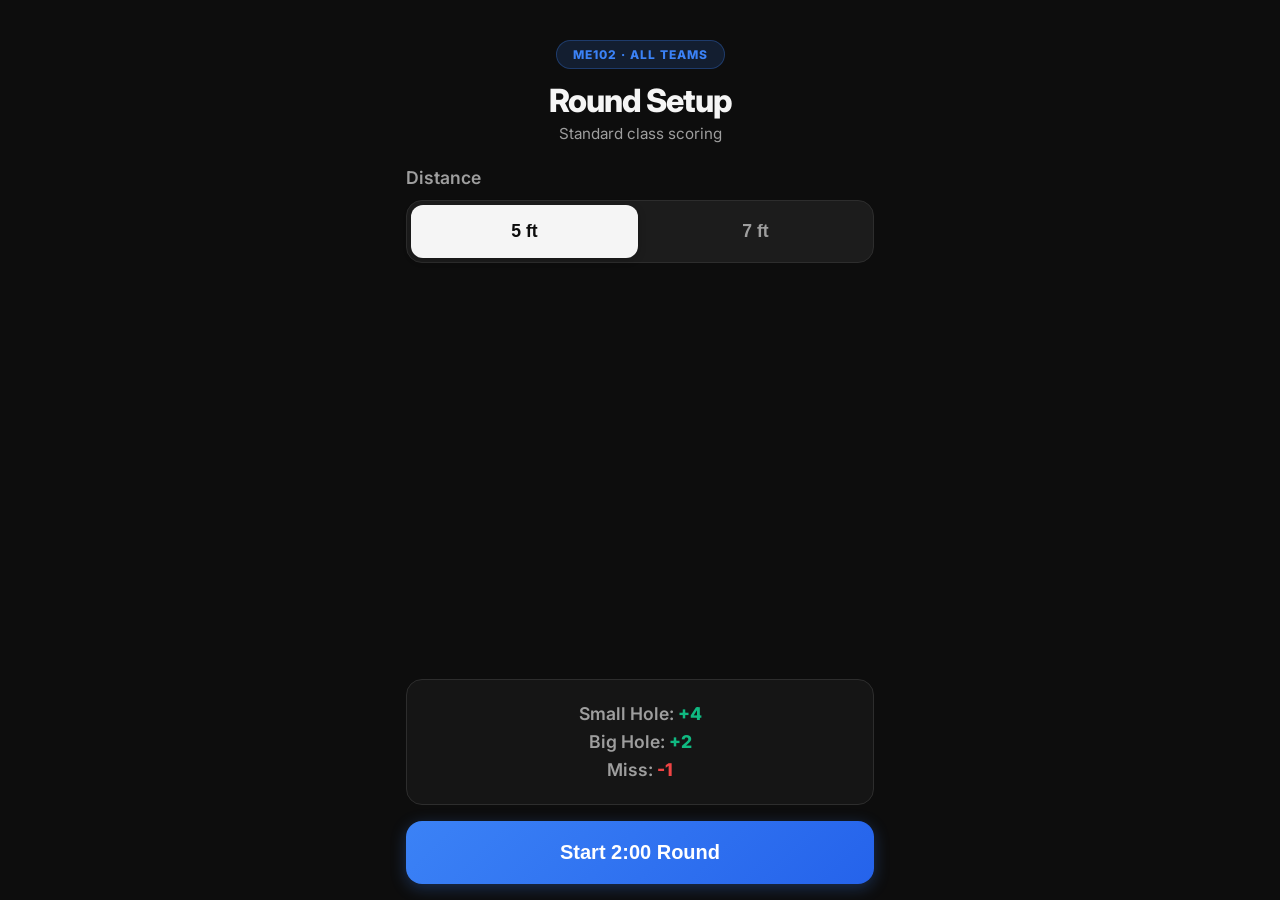
<file: index.html>
<!DOCTYPE html>
<html lang="en">

<head>
    <meta charset="UTF-8">
    <meta http-equiv="refresh" content="0; url=./public/">
    <title>ME102 Ping Pong Scorer</title>
</head>

<body>
    <p>Redirecting to <a href="./public/">ME102 Scorer</a>...</p>
</body>

</html>
</file>
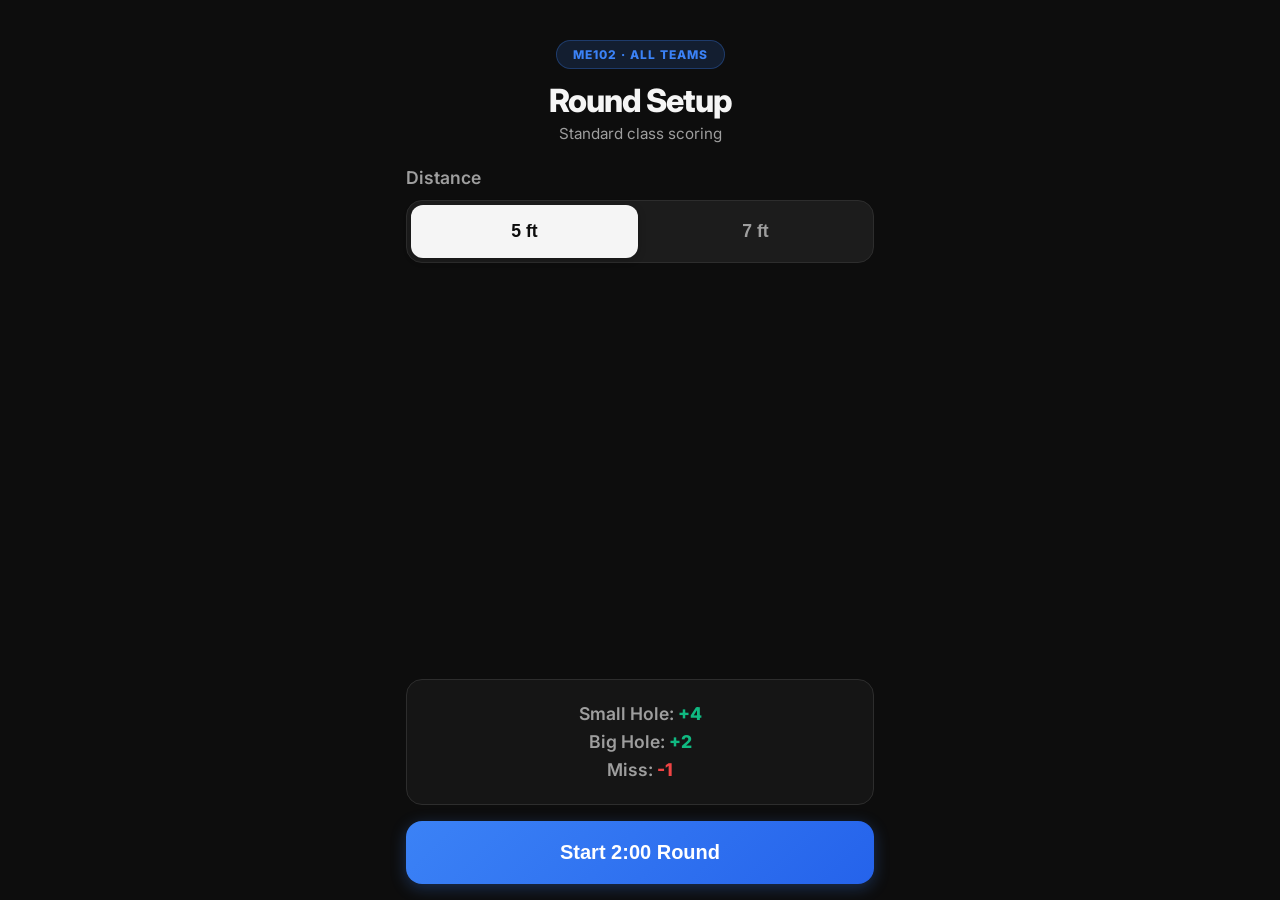
<file: public/index.html>
<!DOCTYPE html>
<html lang="en">

<head>
    <meta charset="UTF-8">
    <meta name="viewport"
        content="width=device-width, initial-scale=1.0, maximum-scale=1.0, user-scalable=no, viewport-fit=cover">
    <title>ME102 Class Scorer</title>
    <meta name="theme-color" content="#121212">
    <meta name="mobile-web-app-capable" content="yes">
    <meta name="apple-mobile-web-app-status-bar-style" content="black-translucent">
    <link rel="manifest" href="manifest.json">
    <link rel="stylesheet" href="style.css">
    <link rel="preconnect" href="https://fonts.googleapis.com">
    <link rel="preconnect" href="https://fonts.gstatic.com" crossorigin>
    <link href="https://fonts.googleapis.com/css2?family=Inter:wght@400;600;800&display=swap" rel="stylesheet">
</head>

<body>
    <div class="app-container">

        <!-- SETUP SCREEN -->
        <div id="setup-screen" class="screen view-active">
            <header class="setup-header">
                <div class="badge badge-blue">ME102 · All Teams</div>
                <h1 class="app-title">Round Setup</h1>
                <p class="subtitle">Standard class scoring</p>
            </header>

            <div class="setup-content">
                <div class="setup-group">
                    <h3>Distance</h3>
                    <div class="toggle-group" id="distance-group">
                        <button class="toggle-btn active" data-setting="distance" data-val="5ft">5 ft</button>
                        <button class="toggle-btn" data-setting="distance" data-val="7ft">7 ft</button>
                    </div>
                </div>

                <div class="summary-box">
                    <p>Small Hole: <span id="setup-pts-small" class="highlight">+4</span></p>
                    <p>Big Hole: <span id="setup-pts-big" class="highlight">+2</span></p>
                    <p>Miss: <span class="highlight-danger">-1</span></p>
                </div>
            </div>

            <footer class="setup-footer">
                <button id="btn-start" class="primary-btn pulse-on-tap">Start 2:00 Round</button>
            </footer>
        </div>

        <!-- GAME SCREEN -->
        <div id="game-screen" class="screen view-hidden">
            <header class="game-header">
                <div class="timer-container">
                    <div id="timer-display" class="timer">02:00</div>
                    <button id="btn-pause" class="pause-btn">⏸ Pause</button>
                </div>
                <div class="scoreboard-mini">
                    <div class="score-main">
                        <span class="score-label">SCORE</span>
                        <div id="game-score" class="score-value">0</div>
                    </div>
                    <div class="score-stats">
                        <div class="stat"><span class="stat-name">Big</span> <span id="stat-big"
                                class="stat-num">0</span></div>
                        <div class="stat"><span class="stat-name">Small</span> <span id="stat-small"
                                class="stat-num">0</span></div>
                        <div class="stat"><span class="stat-name">Miss</span> <span id="stat-miss"
                                class="stat-num">0</span></div>
                    </div>
                </div>
            </header>

            <section class="game-controls">
                <button id="btn-small" class="circle-btn circle-small primary-circle pulse-on-tap">
                    <span class="btn-name">Small</span>
                    <span class="btn-pts" id="pts-small">+4</span>
                </button>
                <button id="btn-big" class="circle-btn circle-big success-btn pulse-on-tap">
                    <span class="btn-name">Big</span>
                    <span class="btn-pts" id="pts-big">+2</span>
                </button>
                <div class="miss-container">
                    <button id="btn-miss" class="rect-btn danger-btn pulse-on-tap">
                        <span class="btn-name">MISS</span>
                        <span class="btn-pts">-1</span>
                    </button>
                </div>
            </section>

            <footer class="game-footer footer-actions">
                <button id="btn-undo" class="action-btn" disabled>
                    <svg width="20" height="20" viewBox="0 0 24 24" fill="none" stroke="currentColor" stroke-width="2"
                        stroke-linecap="round" stroke-linejoin="round">
                        <path d="M3 7v6h6" />
                        <path d="M21 17a9 9 0 00-9-9 9 9 0 00-6 2.3L3 13" />
                    </svg>
                    Undo
                </button>
                <button id="btn-end" class="action-btn danger-text">
                    <svg width="20" height="20" viewBox="0 0 24 24" fill="none" stroke="currentColor" stroke-width="2"
                        stroke-linecap="round" stroke-linejoin="round">
                        <rect x="3" y="3" width="18" height="18" rx="2" ry="2" />
                        <line x1="9" y1="9" x2="15" y2="15" />
                        <line x1="15" y1="9" x2="9" y2="15" />
                    </svg>
                    End Round
                </button>
            </footer>
        </div>

        <!-- RESULTS SCREEN -->
        <div id="results-screen" class="screen view-hidden">
            <header class="results-header">
                <h1 class="results-title">Round Over</h1>
                <p class="results-subtitle" id="results-config">5 ft</p>
            </header>
            <div class="results-card">
                <div class="results-score-block">
                    <span class="results-score-label">FINAL SCORE</span>
                    <div id="results-score" class="results-score-value">0</div>
                </div>
                <div class="results-divider"></div>
                <div class="results-stats">
                    <div class="results-stat-row"><span class="results-stat-name">Big Hole</span><span id="results-big"
                            class="results-stat-val success-color">0</span></div>
                    <div class="results-stat-row"><span class="results-stat-name">Small Hole</span><span
                            id="results-small" class="results-stat-val primary-color">0</span></div>
                    <div class="results-stat-row"><span class="results-stat-name">Misses</span><span id="results-miss"
                            class="results-stat-val danger-color">0</span></div>
                    <div class="results-stat-row"><span class="results-stat-name">Total Balls</span><span
                            id="results-total" class="results-stat-val">0</span></div>
                    <div class="results-stat-row"><span class="results-stat-name">Accuracy</span><span
                            id="results-accuracy" class="results-stat-val">0%</span></div>
                </div>
            </div>
            <footer class="results-footer">
                <button id="btn-new-round" class="primary-btn">New Round</button>
            </footer>
        </div>

        <!-- CONFIRM MODAL -->
        <div id="confirm-overlay" class="confirm-overlay hidden">
            <div class="confirm-card">
                <p class="confirm-msg">End current round?</p>
                <div class="confirm-actions">
                    <button id="confirm-cancel" class="confirm-btn confirm-cancel">Cancel</button>
                    <button id="confirm-yes" class="confirm-btn confirm-yes">End Round</button>
                </div>
            </div>
        </div>

    </div>
    <script src="app.js"></script>
</body>

</html>
</file>
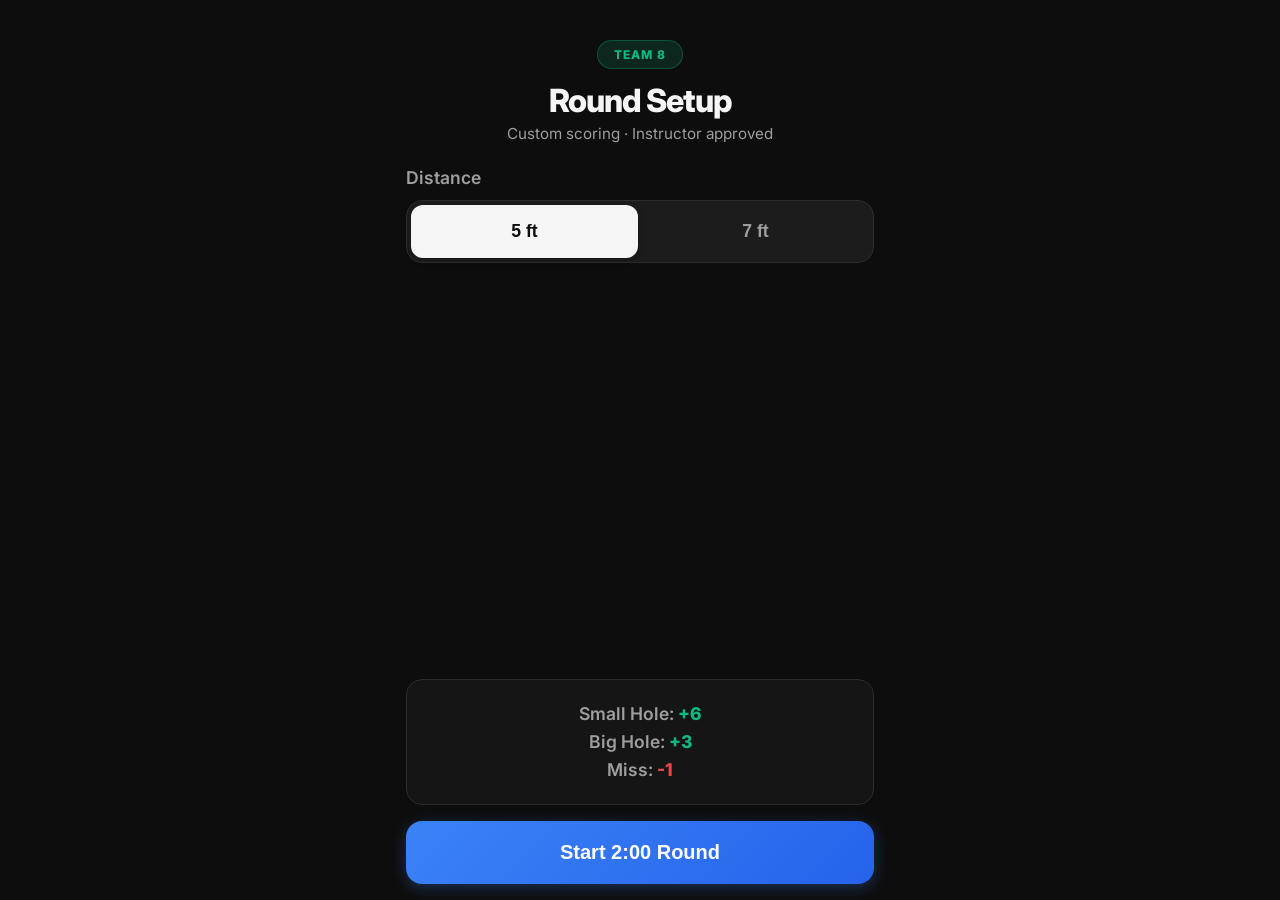
<file: team8/index.html>
<!DOCTYPE html>
<html lang="en">

<head>
    <meta charset="UTF-8">
    <meta name="viewport"
        content="width=device-width, initial-scale=1.0, maximum-scale=1.0, user-scalable=no, viewport-fit=cover">
    <title>Team 8 Scorer</title>
    <meta name="theme-color" content="#121212">
    <meta name="mobile-web-app-capable" content="yes">
    <meta name="apple-mobile-web-app-status-bar-style" content="black-translucent">
    <link rel="manifest" href="manifest.json">
    <link rel="stylesheet" href="style.css">
    <link rel="preconnect" href="https://fonts.googleapis.com">
    <link rel="preconnect" href="https://fonts.gstatic.com" crossorigin>
    <link href="https://fonts.googleapis.com/css2?family=Inter:wght@400;600;800&display=swap" rel="stylesheet">
</head>

<body>
    <div class="app-container">

        <!-- SETUP SCREEN -->
        <div id="setup-screen" class="screen view-active">
            <header class="setup-header">
                <div class="badge badge-green">Team 8</div>
                <h1 class="app-title">Round Setup</h1>
                <p class="subtitle">Custom scoring · Instructor approved</p>
            </header>

            <div class="setup-content">
                <div class="setup-group">
                    <h3>Distance</h3>
                    <div class="toggle-group" id="distance-group">
                        <button class="toggle-btn active" data-setting="distance" data-val="5ft">5 ft</button>
                        <button class="toggle-btn" data-setting="distance" data-val="7ft">7 ft</button>
                    </div>
                </div>

                <div class="summary-box">
                    <p>Small Hole: <span id="setup-pts-small" class="highlight">+6</span></p>
                    <p>Big Hole: <span id="setup-pts-big" class="highlight">+3</span></p>
                    <p>Miss: <span class="highlight-danger">-1</span></p>
                </div>
            </div>

            <footer class="setup-footer">
                <button id="btn-start" class="primary-btn pulse-on-tap">Start 2:00 Round</button>
            </footer>
        </div>

        <!-- GAME SCREEN -->
        <div id="game-screen" class="screen view-hidden">
            <header class="game-header">
                <div class="timer-container">
                    <div id="timer-display" class="timer">02:00</div>
                    <button id="btn-pause" class="pause-btn">⏸ Pause</button>
                </div>
                <div class="scoreboard-mini">
                    <div class="score-main">
                        <span class="score-label">SCORE</span>
                        <div id="game-score" class="score-value">0</div>
                    </div>
                    <div class="score-stats">
                        <div class="stat"><span class="stat-name">Big</span> <span id="stat-big"
                                class="stat-num">0</span></div>
                        <div class="stat"><span class="stat-name">Small</span> <span id="stat-small"
                                class="stat-num">0</span></div>
                        <div class="stat"><span class="stat-name">Miss</span> <span id="stat-miss"
                                class="stat-num">0</span></div>
                    </div>
                </div>
            </header>

            <section class="game-controls">
                <button id="btn-small" class="circle-btn circle-small primary-circle pulse-on-tap">
                    <span class="btn-name">Small</span>
                    <span class="btn-pts" id="pts-small">+6</span>
                </button>
                <button id="btn-big" class="circle-btn circle-big success-btn pulse-on-tap">
                    <span class="btn-name">Big</span>
                    <span class="btn-pts" id="pts-big">+3</span>
                </button>
                <div class="miss-container">
                    <button id="btn-miss" class="rect-btn danger-btn pulse-on-tap">
                        <span class="btn-name">MISS</span>
                        <span class="btn-pts">-1</span>
                    </button>
                </div>
            </section>

            <footer class="game-footer footer-actions">
                <button id="btn-undo" class="action-btn" disabled>
                    <svg width="20" height="20" viewBox="0 0 24 24" fill="none" stroke="currentColor" stroke-width="2"
                        stroke-linecap="round" stroke-linejoin="round">
                        <path d="M3 7v6h6" />
                        <path d="M21 17a9 9 0 00-9-9 9 9 0 00-6 2.3L3 13" />
                    </svg>
                    Undo
                </button>
                <button id="btn-end" class="action-btn danger-text">
                    <svg width="20" height="20" viewBox="0 0 24 24" fill="none" stroke="currentColor" stroke-width="2"
                        stroke-linecap="round" stroke-linejoin="round">
                        <rect x="3" y="3" width="18" height="18" rx="2" ry="2" />
                        <line x1="9" y1="9" x2="15" y2="15" />
                        <line x1="15" y1="9" x2="9" y2="15" />
                    </svg>
                    End Round
                </button>
            </footer>
        </div>

        <!-- RESULTS SCREEN -->
        <div id="results-screen" class="screen view-hidden">
            <header class="results-header">
                <h1 class="results-title">Round Over</h1>
                <p class="results-subtitle" id="results-config">5 ft</p>
            </header>
            <div class="results-card">
                <div class="results-score-block">
                    <span class="results-score-label">FINAL SCORE</span>
                    <div id="results-score" class="results-score-value">0</div>
                </div>
                <div class="results-divider"></div>
                <div class="results-stats">
                    <div class="results-stat-row"><span class="results-stat-name">Big Hole</span><span id="results-big"
                            class="results-stat-val success-color">0</span></div>
                    <div class="results-stat-row"><span class="results-stat-name">Small Hole</span><span
                            id="results-small" class="results-stat-val primary-color">0</span></div>
                    <div class="results-stat-row"><span class="results-stat-name">Misses</span><span id="results-miss"
                            class="results-stat-val danger-color">0</span></div>
                    <div class="results-stat-row"><span class="results-stat-name">Total Balls</span><span
                            id="results-total" class="results-stat-val">0</span></div>
                    <div class="results-stat-row"><span class="results-stat-name">Accuracy</span><span
                            id="results-accuracy" class="results-stat-val">0%</span></div>
                </div>
            </div>
            <footer class="results-footer">
                <button id="btn-new-round" class="primary-btn">New Round</button>
            </footer>
        </div>

        <!-- CONFIRM MODAL -->
        <div id="confirm-overlay" class="confirm-overlay hidden">
            <div class="confirm-card">
                <p class="confirm-msg">End current round?</p>
                <div class="confirm-actions">
                    <button id="confirm-cancel" class="confirm-btn confirm-cancel">Cancel</button>
                    <button id="confirm-yes" class="confirm-btn confirm-yes">End Round</button>
                </div>
            </div>
        </div>

    </div>
    <script src="app.js"></script>
</body>

</html>
</file>
<file: public/style.css>
:root {
    --bg-color: #0d0d0d;
    --card-bg: #1c1c1c;
    --text-main: #f5f5f5;
    --text-muted: #9e9e9e;
    --accent-success: #10B981;
    /* Green for IN */
    --accent-primary: #3B82F6;
    /* Blue for Start */
    --accent-danger: #EF4444;
    /* Red for Miss/End */
    --border-color: #2d2d2d;

    font-family: 'Inter', -apple-system, BlinkMacSystemFont, "Segoe UI", Roboto, Helvetica, Arial, sans-serif;
}

* {
    box-sizing: border-box;
    margin: 0;
    padding: 0;
    -webkit-tap-highlight-color: transparent;
}

body {
    background-color: var(--bg-color);
    color: var(--text-main);
    display: flex;
    justify-content: center;
    overscroll-behavior-y: none;
    /* Prevent pull-to-refresh on mobile */
    min-height: 100vh;
    min-height: 100dvh;
    user-select: none;
    -webkit-user-select: none;
}

.app-container {
    width: 100%;
    max-width: 500px;
    height: 100vh;
    height: 100dvh;
    overflow: hidden;
    position: relative;
}

.screen {
    width: 100%;
    height: 100%;
    position: absolute;
    top: 0;
    left: 0;
    display: flex;
    flex-direction: column;
    padding: 16px;
    transition: opacity 0.3s ease, transform 0.3s ease;
}

.view-hidden {
    opacity: 0;
    pointer-events: none;
    transform: translateX(20px);
}

.view-active {
    opacity: 1;
    pointer-events: auto;
    transform: translateX(0);
}

/* =========================================
   SETUP SCREEN
========================================= */

.setup-header {
    margin-bottom: 24px;
    margin-top: 24px;
    text-align: center;
}

.app-title {
    font-size: 2rem;
    font-weight: 800;
    letter-spacing: -1px;
    margin-bottom: 4px;
}

.subtitle {
    color: var(--text-muted);
    font-size: 0.95rem;
}

.badge {
    display: inline-block;
    padding: 6px 16px;
    border-radius: 20px;
    font-size: 0.75rem;
    font-weight: 800;
    letter-spacing: 1px;
    text-transform: uppercase;
    margin-bottom: 12px;
}

.badge-green {
    background: rgba(16, 185, 129, 0.15);
    color: var(--accent-success);
    border: 1px solid rgba(16, 185, 129, 0.3);
}

.badge-blue {
    background: rgba(59, 130, 246, 0.15);
    color: var(--accent-primary);
    border: 1px solid rgba(59, 130, 246, 0.3);
}

.back-link {
    display: block;
    text-align: center;
    margin-top: 12px;
    color: var(--text-muted);
    font-size: 0.85rem;
    text-decoration: none;
}

.back-link:active {
    color: var(--text-main);
}

.setup-content {
    flex: 1;
    display: flex;
    flex-direction: column;
    gap: 24px;
}

.setup-group h3 {
    margin-bottom: 12px;
    font-size: 1.1rem;
    color: var(--text-muted);
    font-weight: 600;
}

.toggle-group {
    display: flex;
    background: var(--card-bg);
    border-radius: 16px;
    border: 1px solid var(--border-color);
    padding: 4px;
    gap: 4px;
}

.toggle-btn {
    flex: 1;
    padding: 16px 0;
    border-radius: 12px;
    border: none;
    background: transparent;
    color: var(--text-muted);
    font-weight: 700;
    font-size: 1.1rem;
    cursor: pointer;
    transition: all 0.2s;
}

.toggle-btn.active {
    background: var(--text-main);
    color: var(--bg-color);
    box-shadow: 0 2px 8px rgba(0, 0, 0, 0.2);
}

.summary-box {
    margin-top: auto;
    background: rgba(255, 255, 255, 0.03);
    border: 1px solid var(--border-color);
    border-radius: 16px;
    padding: 20px;
    text-align: center;
    font-size: 1.1rem;
    font-weight: 600;
    color: var(--text-muted);
    line-height: 1.6;
}

.summary-box .highlight {
    color: var(--accent-success);
    font-weight: 800;
}

.summary-box .highlight-danger {
    color: var(--accent-danger);
    font-weight: 800;
}

.setup-footer {
    padding-top: 16px;
    flex-shrink: 0;
}

.primary-btn {
    width: 100%;
    padding: 20px;
    border-radius: 16px;
    border: none;
    background: linear-gradient(135deg, var(--accent-primary), #2563EB);
    color: white;
    font-size: 1.25rem;
    font-weight: 800;
    cursor: pointer;
    box-shadow: 0 4px 16px rgba(59, 130, 246, 0.3);
    transition: transform 0.1s;
}

.primary-btn:active {
    transform: scale(0.97);
}

/* =========================================
   GAME SCREEN
========================================= */

.game-header {
    display: flex;
    flex-direction: column;
    align-items: center;
    background: var(--card-bg);
    border-radius: 20px;
    padding: 16px;
    border: 1px solid rgba(255, 255, 255, 0.05);
    margin-bottom: 24px;
    box-shadow: 0 4px 24px rgba(0, 0, 0, 0.4);
}

.timer-container {
    text-align: center;
}

.timer {
    font-size: 3.5rem;
    font-weight: 800;
    line-height: 1;
    font-variant-numeric: tabular-nums;
    color: var(--text-main);
    text-shadow: 0 2px 10px rgba(0, 0, 0, 0.5);
    margin-bottom: 4px;
    transition: color 0.3s, opacity 0.2s;
}

.timer.warning {
    color: var(--accent-danger);
}

.timer.paused {
    opacity: 0.4;
}

.pause-btn {
    background: none;
    border: 1px solid var(--border-color);
    color: var(--text-muted);
    padding: 6px 16px;
    border-radius: 12px;
    font-size: 0.85rem;
    font-weight: 600;
    cursor: pointer;
    margin-top: 8px;
    transition: background 0.2s;
}

.pause-btn:active {
    background: var(--border-color);
}

.scoreboard-mini {
    display: flex;
    width: 100%;
    justify-content: space-between;
    align-items: flex-end;
    padding-top: 12px;
    border-top: 1px solid var(--border-color);
}

.score-main {
    display: flex;
    flex-direction: column;
}

.score-label {
    font-size: 0.7rem;
    font-weight: 700;
    color: var(--text-muted);
    letter-spacing: 1px;
}

.score-value {
    font-size: 2.5rem;
    font-weight: 800;
    line-height: 1;
    color: var(--accent-success);
}

.score-stats {
    display: flex;
    gap: 16px;
    margin-bottom: 4px;
}

.stat {
    display: flex;
    flex-direction: column;
    align-items: flex-end;
}

.stat-name {
    font-size: 0.7rem;
    font-weight: 600;
    color: var(--text-muted);
    text-transform: uppercase;
}

.stat-num {
    font-size: 1.5rem;
    font-weight: 700;
    color: var(--text-main);
}

.game-controls {
    flex: 1;
    display: flex;
    flex-direction: column;
    align-items: center;
    justify-content: center;
    gap: 16px;
    padding-bottom: 8px;
}

/* Circle buttons (shared) */
.circle-btn {
    border-radius: 50%;
    border: none;
    display: flex;
    flex-direction: column;
    justify-content: center;
    align-items: center;
    color: white;
    cursor: pointer;
    transition: transform 0.1s cubic-bezier(0.4, 0, 0.2, 1), filter 0.2s;
}

.circle-btn:active {
    transform: scale(0.94);
    filter: brightness(0.9);
}

/* Small Hole circle — smaller, on top */
.circle-small {
    width: 140px;
    height: 140px;
    box-shadow: 0 6px 24px rgba(59, 130, 246, 0.4), inset 0 3px 0 rgba(255, 255, 255, 0.2);
}

.circle-small .btn-name {
    font-size: 1.6rem;
    font-weight: 900;
    text-shadow: 0 2px 6px rgba(0, 0, 0, 0.3);
    line-height: 1.1;
}

.circle-small .btn-pts {
    font-size: 1rem;
    font-weight: 700;
    background: rgba(0, 0, 0, 0.2);
    padding: 2px 10px;
    border-radius: 14px;
    margin-top: 4px;
}

.primary-circle {
    background: linear-gradient(135deg, var(--accent-primary), #2563EB);
}

/* Big Hole circle — larger, below */
.circle-big {
    width: 200px;
    height: 200px;
    box-shadow: 0 8px 32px rgba(16, 185, 129, 0.4), inset 0 4px 0 rgba(255, 255, 255, 0.2);
}

.success-btn {
    background: linear-gradient(135deg, var(--accent-success), #059669);
}

.circle-big .btn-name {
    font-size: 2.8rem;
    font-weight: 900;
    text-shadow: 0 4px 8px rgba(0, 0, 0, 0.3);
    line-height: 1.1;
}

.circle-big .btn-pts {
    font-size: 1.3rem;
    font-weight: 700;
    background: rgba(0, 0, 0, 0.2);
    padding: 4px 14px;
    border-radius: 18px;
    margin-top: 6px;
}

/* Bottom Miss button */
.miss-container {
    width: 100%;
    padding: 0 24px;
}

.rect-btn {
    width: 100%;
    height: 80px;
    border-radius: 20px;
    border: none;
    display: flex;
    justify-content: center;
    align-items: center;
    gap: 12px;
    color: white;
    box-shadow: 0 4px 16px rgba(239, 68, 68, 0.3), inset 0 2px 0 rgba(255, 255, 255, 0.15);
    cursor: pointer;
    transition: transform 0.1s cubic-bezier(0.4, 0, 0.2, 1);
}

.danger-btn {
    background: linear-gradient(135deg, var(--accent-danger), #B91C1C);
}

.rect-btn:active {
    transform: scale(0.96);
}

.rect-btn .btn-name {
    font-size: 1.8rem;
    font-weight: 800;
}

.rect-btn .btn-pts {
    font-size: 1.2rem;
    font-weight: 700;
    background: rgba(0, 0, 0, 0.2);
    padding: 4px 12px;
    border-radius: 12px;
}

/* Footer Actions (Inherited from before, tweaked) */
.footer-actions {
    display: flex;
    gap: 12px;
    flex-shrink: 0;
}

.action-btn {
    flex: 1;
    display: flex;
    align-items: center;
    justify-content: center;
    gap: 6px;
    background: var(--card-bg);
    border: 1px solid var(--border-color);
    color: var(--text-main);
    border-radius: 16px;
    padding: 16px 12px;
    font-size: 0.95rem;
    font-weight: 600;
    cursor: pointer;
    transition: background-color 0.2s;
}

.action-btn:active {
    background: var(--border-color);
}

.action-btn:disabled {
    opacity: 0.5;
    cursor: not-allowed;
}

.danger-text {
    color: var(--accent-danger);
}

/* =========================================
   RESULTS SCREEN
========================================= */

.results-header {
    text-align: center;
    margin-top: 40px;
    margin-bottom: 32px;
}

.results-title {
    font-size: 2.2rem;
    font-weight: 800;
    letter-spacing: -1px;
}

.results-subtitle {
    color: var(--text-muted);
    font-size: 1rem;
    margin-top: 4px;
}

.results-card {
    background: var(--card-bg);
    border-radius: 24px;
    padding: 28px 24px;
    border: 1px solid rgba(255, 255, 255, 0.06);
    box-shadow: 0 8px 40px rgba(0, 0, 0, 0.4);
    flex: 1;
    display: flex;
    flex-direction: column;
}

.results-score-block {
    text-align: center;
    padding-bottom: 24px;
}

.results-score-label {
    font-size: 0.75rem;
    font-weight: 700;
    color: var(--text-muted);
    letter-spacing: 1.5px;
}

.results-score-value {
    font-size: 5rem;
    font-weight: 900;
    line-height: 1;
    margin-top: 4px;
    background: linear-gradient(180deg, #FFFFFF 0%, #A0A0A0 100%);
    -webkit-background-clip: text;
    background-clip: text;
    -webkit-text-fill-color: transparent;
}

.results-divider {
    height: 1px;
    background: var(--border-color);
    margin-bottom: 20px;
}

.results-stats {
    display: flex;
    flex-direction: column;
    gap: 16px;
}

.results-stat-row {
    display: flex;
    justify-content: space-between;
    align-items: center;
    font-size: 1.1rem;
}

.results-stat-name {
    color: var(--text-muted);
    font-weight: 600;
}

.results-stat-val {
    font-weight: 800;
    font-size: 1.3rem;
}

.success-color {
    color: var(--accent-success);
}

.primary-color {
    color: var(--accent-primary);
}

.danger-color {
    color: var(--accent-danger);
}

.results-footer {
    padding-top: 24px;
    flex-shrink: 0;
}

/* =========================================
   CONFIRM MODAL
========================================= */

.confirm-overlay {
    position: absolute;
    inset: 0;
    background: rgba(0, 0, 0, 0.7);
    backdrop-filter: blur(6px);
    -webkit-backdrop-filter: blur(6px);
    display: flex;
    align-items: center;
    justify-content: center;
    z-index: 100;
    padding: 24px;
    transition: opacity 0.2s;
}

.confirm-overlay.hidden {
    opacity: 0;
    pointer-events: none;
}

.confirm-card {
    background: var(--card-bg);
    border: 1px solid var(--border-color);
    border-radius: 20px;
    padding: 28px 24px;
    width: 100%;
    max-width: 340px;
    text-align: center;
    box-shadow: 0 12px 48px rgba(0, 0, 0, 0.5);
}

.confirm-msg {
    font-size: 1.2rem;
    font-weight: 700;
    margin-bottom: 24px;
}

.confirm-actions {
    display: flex;
    gap: 12px;
}

.confirm-btn {
    flex: 1;
    padding: 16px;
    border-radius: 14px;
    border: none;
    font-size: 1rem;
    font-weight: 700;
    cursor: pointer;
    transition: transform 0.1s;
}

.confirm-btn:active {
    transform: scale(0.96);
}

.confirm-cancel {
    background: var(--border-color);
    color: var(--text-main);
}

.confirm-yes {
    background: linear-gradient(135deg, var(--accent-danger), #B91C1C);
    color: white;
}
</file>
<file: team8/style.css>
:root {
    --bg-color: #0d0d0d;
    --card-bg: #1c1c1c;
    --text-main: #f5f5f5;
    --text-muted: #9e9e9e;
    --accent-success: #10B981;
    /* Green for IN */
    --accent-primary: #3B82F6;
    /* Blue for Start */
    --accent-danger: #EF4444;
    /* Red for Miss/End */
    --border-color: #2d2d2d;

    font-family: 'Inter', -apple-system, BlinkMacSystemFont, "Segoe UI", Roboto, Helvetica, Arial, sans-serif;
}

* {
    box-sizing: border-box;
    margin: 0;
    padding: 0;
    -webkit-tap-highlight-color: transparent;
}

body {
    background-color: var(--bg-color);
    color: var(--text-main);
    display: flex;
    justify-content: center;
    overscroll-behavior-y: none;
    /* Prevent pull-to-refresh on mobile */
    min-height: 100vh;
    min-height: 100dvh;
    user-select: none;
    -webkit-user-select: none;
}

.app-container {
    width: 100%;
    max-width: 500px;
    height: 100vh;
    height: 100dvh;
    overflow: hidden;
    position: relative;
}

.screen {
    width: 100%;
    height: 100%;
    position: absolute;
    top: 0;
    left: 0;
    display: flex;
    flex-direction: column;
    padding: 16px;
    transition: opacity 0.3s ease, transform 0.3s ease;
}

.view-hidden {
    opacity: 0;
    pointer-events: none;
    transform: translateX(20px);
}

.view-active {
    opacity: 1;
    pointer-events: auto;
    transform: translateX(0);
}

/* =========================================
   SETUP SCREEN
========================================= */

.setup-header {
    margin-bottom: 24px;
    margin-top: 24px;
    text-align: center;
}

.app-title {
    font-size: 2rem;
    font-weight: 800;
    letter-spacing: -1px;
    margin-bottom: 4px;
}

.subtitle {
    color: var(--text-muted);
    font-size: 0.95rem;
}

.badge {
    display: inline-block;
    padding: 6px 16px;
    border-radius: 20px;
    font-size: 0.75rem;
    font-weight: 800;
    letter-spacing: 1px;
    text-transform: uppercase;
    margin-bottom: 12px;
}

.badge-green {
    background: rgba(16, 185, 129, 0.15);
    color: var(--accent-success);
    border: 1px solid rgba(16, 185, 129, 0.3);
}

.badge-blue {
    background: rgba(59, 130, 246, 0.15);
    color: var(--accent-primary);
    border: 1px solid rgba(59, 130, 246, 0.3);
}

.back-link {
    display: block;
    text-align: center;
    margin-top: 12px;
    color: var(--text-muted);
    font-size: 0.85rem;
    text-decoration: none;
}

.back-link:active {
    color: var(--text-main);
}

.setup-content {
    flex: 1;
    display: flex;
    flex-direction: column;
    gap: 24px;
}

.setup-group h3 {
    margin-bottom: 12px;
    font-size: 1.1rem;
    color: var(--text-muted);
    font-weight: 600;
}

.toggle-group {
    display: flex;
    background: var(--card-bg);
    border-radius: 16px;
    border: 1px solid var(--border-color);
    padding: 4px;
    gap: 4px;
}

.toggle-btn {
    flex: 1;
    padding: 16px 0;
    border-radius: 12px;
    border: none;
    background: transparent;
    color: var(--text-muted);
    font-weight: 700;
    font-size: 1.1rem;
    cursor: pointer;
    transition: all 0.2s;
}

.toggle-btn.active {
    background: var(--text-main);
    color: var(--bg-color);
    box-shadow: 0 2px 8px rgba(0, 0, 0, 0.2);
}

.summary-box {
    margin-top: auto;
    background: rgba(255, 255, 255, 0.03);
    border: 1px solid var(--border-color);
    border-radius: 16px;
    padding: 20px;
    text-align: center;
    font-size: 1.1rem;
    font-weight: 600;
    color: var(--text-muted);
    line-height: 1.6;
}

.summary-box .highlight {
    color: var(--accent-success);
    font-weight: 800;
}

.summary-box .highlight-danger {
    color: var(--accent-danger);
    font-weight: 800;
}

.setup-footer {
    padding-top: 16px;
    flex-shrink: 0;
}

.primary-btn {
    width: 100%;
    padding: 20px;
    border-radius: 16px;
    border: none;
    background: linear-gradient(135deg, var(--accent-primary), #2563EB);
    color: white;
    font-size: 1.25rem;
    font-weight: 800;
    cursor: pointer;
    box-shadow: 0 4px 16px rgba(59, 130, 246, 0.3);
    transition: transform 0.1s;
}

.primary-btn:active {
    transform: scale(0.97);
}

/* =========================================
   GAME SCREEN
========================================= */

.game-header {
    display: flex;
    flex-direction: column;
    align-items: center;
    background: var(--card-bg);
    border-radius: 20px;
    padding: 16px;
    border: 1px solid rgba(255, 255, 255, 0.05);
    margin-bottom: 24px;
    box-shadow: 0 4px 24px rgba(0, 0, 0, 0.4);
}

.timer-container {
    text-align: center;
}

.timer {
    font-size: 3.5rem;
    font-weight: 800;
    line-height: 1;
    font-variant-numeric: tabular-nums;
    color: var(--text-main);
    text-shadow: 0 2px 10px rgba(0, 0, 0, 0.5);
    margin-bottom: 4px;
    transition: color 0.3s, opacity 0.2s;
}

.timer.warning {
    color: var(--accent-danger);
}

.timer.paused {
    opacity: 0.4;
}

.pause-btn {
    background: none;
    border: 1px solid var(--border-color);
    color: var(--text-muted);
    padding: 6px 16px;
    border-radius: 12px;
    font-size: 0.85rem;
    font-weight: 600;
    cursor: pointer;
    margin-top: 8px;
    transition: background 0.2s;
}

.pause-btn:active {
    background: var(--border-color);
}

.scoreboard-mini {
    display: flex;
    width: 100%;
    justify-content: space-between;
    align-items: flex-end;
    padding-top: 12px;
    border-top: 1px solid var(--border-color);
}

.score-main {
    display: flex;
    flex-direction: column;
}

.score-label {
    font-size: 0.7rem;
    font-weight: 700;
    color: var(--text-muted);
    letter-spacing: 1px;
}

.score-value {
    font-size: 2.5rem;
    font-weight: 800;
    line-height: 1;
    color: var(--accent-success);
}

.score-stats {
    display: flex;
    gap: 16px;
    margin-bottom: 4px;
}

.stat {
    display: flex;
    flex-direction: column;
    align-items: flex-end;
}

.stat-name {
    font-size: 0.7rem;
    font-weight: 600;
    color: var(--text-muted);
    text-transform: uppercase;
}

.stat-num {
    font-size: 1.5rem;
    font-weight: 700;
    color: var(--text-main);
}

.game-controls {
    flex: 1;
    display: flex;
    flex-direction: column;
    align-items: center;
    justify-content: center;
    gap: 16px;
    padding-bottom: 8px;
}

/* Circle buttons (shared) */
.circle-btn {
    border-radius: 50%;
    border: none;
    display: flex;
    flex-direction: column;
    justify-content: center;
    align-items: center;
    color: white;
    cursor: pointer;
    transition: transform 0.1s cubic-bezier(0.4, 0, 0.2, 1), filter 0.2s;
}

.circle-btn:active {
    transform: scale(0.94);
    filter: brightness(0.9);
}

/* Small Hole circle — smaller, on top */
.circle-small {
    width: 140px;
    height: 140px;
    box-shadow: 0 6px 24px rgba(59, 130, 246, 0.4), inset 0 3px 0 rgba(255, 255, 255, 0.2);
}

.circle-small .btn-name {
    font-size: 1.6rem;
    font-weight: 900;
    text-shadow: 0 2px 6px rgba(0, 0, 0, 0.3);
    line-height: 1.1;
}

.circle-small .btn-pts {
    font-size: 1rem;
    font-weight: 700;
    background: rgba(0, 0, 0, 0.2);
    padding: 2px 10px;
    border-radius: 14px;
    margin-top: 4px;
}

.primary-circle {
    background: linear-gradient(135deg, var(--accent-primary), #2563EB);
}

/* Big Hole circle — larger, below */
.circle-big {
    width: 200px;
    height: 200px;
    box-shadow: 0 8px 32px rgba(16, 185, 129, 0.4), inset 0 4px 0 rgba(255, 255, 255, 0.2);
}

.success-btn {
    background: linear-gradient(135deg, var(--accent-success), #059669);
}

.circle-big .btn-name {
    font-size: 2.8rem;
    font-weight: 900;
    text-shadow: 0 4px 8px rgba(0, 0, 0, 0.3);
    line-height: 1.1;
}

.circle-big .btn-pts {
    font-size: 1.3rem;
    font-weight: 700;
    background: rgba(0, 0, 0, 0.2);
    padding: 4px 14px;
    border-radius: 18px;
    margin-top: 6px;
}

/* Bottom Miss button */
.miss-container {
    width: 100%;
    padding: 0 24px;
}

.rect-btn {
    width: 100%;
    height: 80px;
    border-radius: 20px;
    border: none;
    display: flex;
    justify-content: center;
    align-items: center;
    gap: 12px;
    color: white;
    box-shadow: 0 4px 16px rgba(239, 68, 68, 0.3), inset 0 2px 0 rgba(255, 255, 255, 0.15);
    cursor: pointer;
    transition: transform 0.1s cubic-bezier(0.4, 0, 0.2, 1);
}

.danger-btn {
    background: linear-gradient(135deg, var(--accent-danger), #B91C1C);
}

.rect-btn:active {
    transform: scale(0.96);
}

.rect-btn .btn-name {
    font-size: 1.8rem;
    font-weight: 800;
}

.rect-btn .btn-pts {
    font-size: 1.2rem;
    font-weight: 700;
    background: rgba(0, 0, 0, 0.2);
    padding: 4px 12px;
    border-radius: 12px;
}

/* Footer Actions (Inherited from before, tweaked) */
.footer-actions {
    display: flex;
    gap: 12px;
    flex-shrink: 0;
}

.action-btn {
    flex: 1;
    display: flex;
    align-items: center;
    justify-content: center;
    gap: 6px;
    background: var(--card-bg);
    border: 1px solid var(--border-color);
    color: var(--text-main);
    border-radius: 16px;
    padding: 16px 12px;
    font-size: 0.95rem;
    font-weight: 600;
    cursor: pointer;
    transition: background-color 0.2s;
}

.action-btn:active {
    background: var(--border-color);
}

.action-btn:disabled {
    opacity: 0.5;
    cursor: not-allowed;
}

.danger-text {
    color: var(--accent-danger);
}

/* =========================================
   RESULTS SCREEN
========================================= */

.results-header {
    text-align: center;
    margin-top: 40px;
    margin-bottom: 32px;
}

.results-title {
    font-size: 2.2rem;
    font-weight: 800;
    letter-spacing: -1px;
}

.results-subtitle {
    color: var(--text-muted);
    font-size: 1rem;
    margin-top: 4px;
}

.results-card {
    background: var(--card-bg);
    border-radius: 24px;
    padding: 28px 24px;
    border: 1px solid rgba(255, 255, 255, 0.06);
    box-shadow: 0 8px 40px rgba(0, 0, 0, 0.4);
    flex: 1;
    display: flex;
    flex-direction: column;
}

.results-score-block {
    text-align: center;
    padding-bottom: 24px;
}

.results-score-label {
    font-size: 0.75rem;
    font-weight: 700;
    color: var(--text-muted);
    letter-spacing: 1.5px;
}

.results-score-value {
    font-size: 5rem;
    font-weight: 900;
    line-height: 1;
    margin-top: 4px;
    background: linear-gradient(180deg, #FFFFFF 0%, #A0A0A0 100%);
    -webkit-background-clip: text;
    background-clip: text;
    -webkit-text-fill-color: transparent;
}

.results-divider {
    height: 1px;
    background: var(--border-color);
    margin-bottom: 20px;
}

.results-stats {
    display: flex;
    flex-direction: column;
    gap: 16px;
}

.results-stat-row {
    display: flex;
    justify-content: space-between;
    align-items: center;
    font-size: 1.1rem;
}

.results-stat-name {
    color: var(--text-muted);
    font-weight: 600;
}

.results-stat-val {
    font-weight: 800;
    font-size: 1.3rem;
}

.success-color {
    color: var(--accent-success);
}

.primary-color {
    color: var(--accent-primary);
}

.danger-color {
    color: var(--accent-danger);
}

.results-footer {
    padding-top: 24px;
    flex-shrink: 0;
}

/* =========================================
   CONFIRM MODAL
========================================= */

.confirm-overlay {
    position: absolute;
    inset: 0;
    background: rgba(0, 0, 0, 0.7);
    backdrop-filter: blur(6px);
    -webkit-backdrop-filter: blur(6px);
    display: flex;
    align-items: center;
    justify-content: center;
    z-index: 100;
    padding: 24px;
    transition: opacity 0.2s;
}

.confirm-overlay.hidden {
    opacity: 0;
    pointer-events: none;
}

.confirm-card {
    background: var(--card-bg);
    border: 1px solid var(--border-color);
    border-radius: 20px;
    padding: 28px 24px;
    width: 100%;
    max-width: 340px;
    text-align: center;
    box-shadow: 0 12px 48px rgba(0, 0, 0, 0.5);
}

.confirm-msg {
    font-size: 1.2rem;
    font-weight: 700;
    margin-bottom: 24px;
}

.confirm-actions {
    display: flex;
    gap: 12px;
}

.confirm-btn {
    flex: 1;
    padding: 16px;
    border-radius: 14px;
    border: none;
    font-size: 1rem;
    font-weight: 700;
    cursor: pointer;
    transition: transform 0.1s;
}

.confirm-btn:active {
    transform: scale(0.96);
}

.confirm-cancel {
    background: var(--border-color);
    color: var(--text-main);
}

.confirm-yes {
    background: linear-gradient(135deg, var(--accent-danger), #B91C1C);
    color: white;
}
</file>
